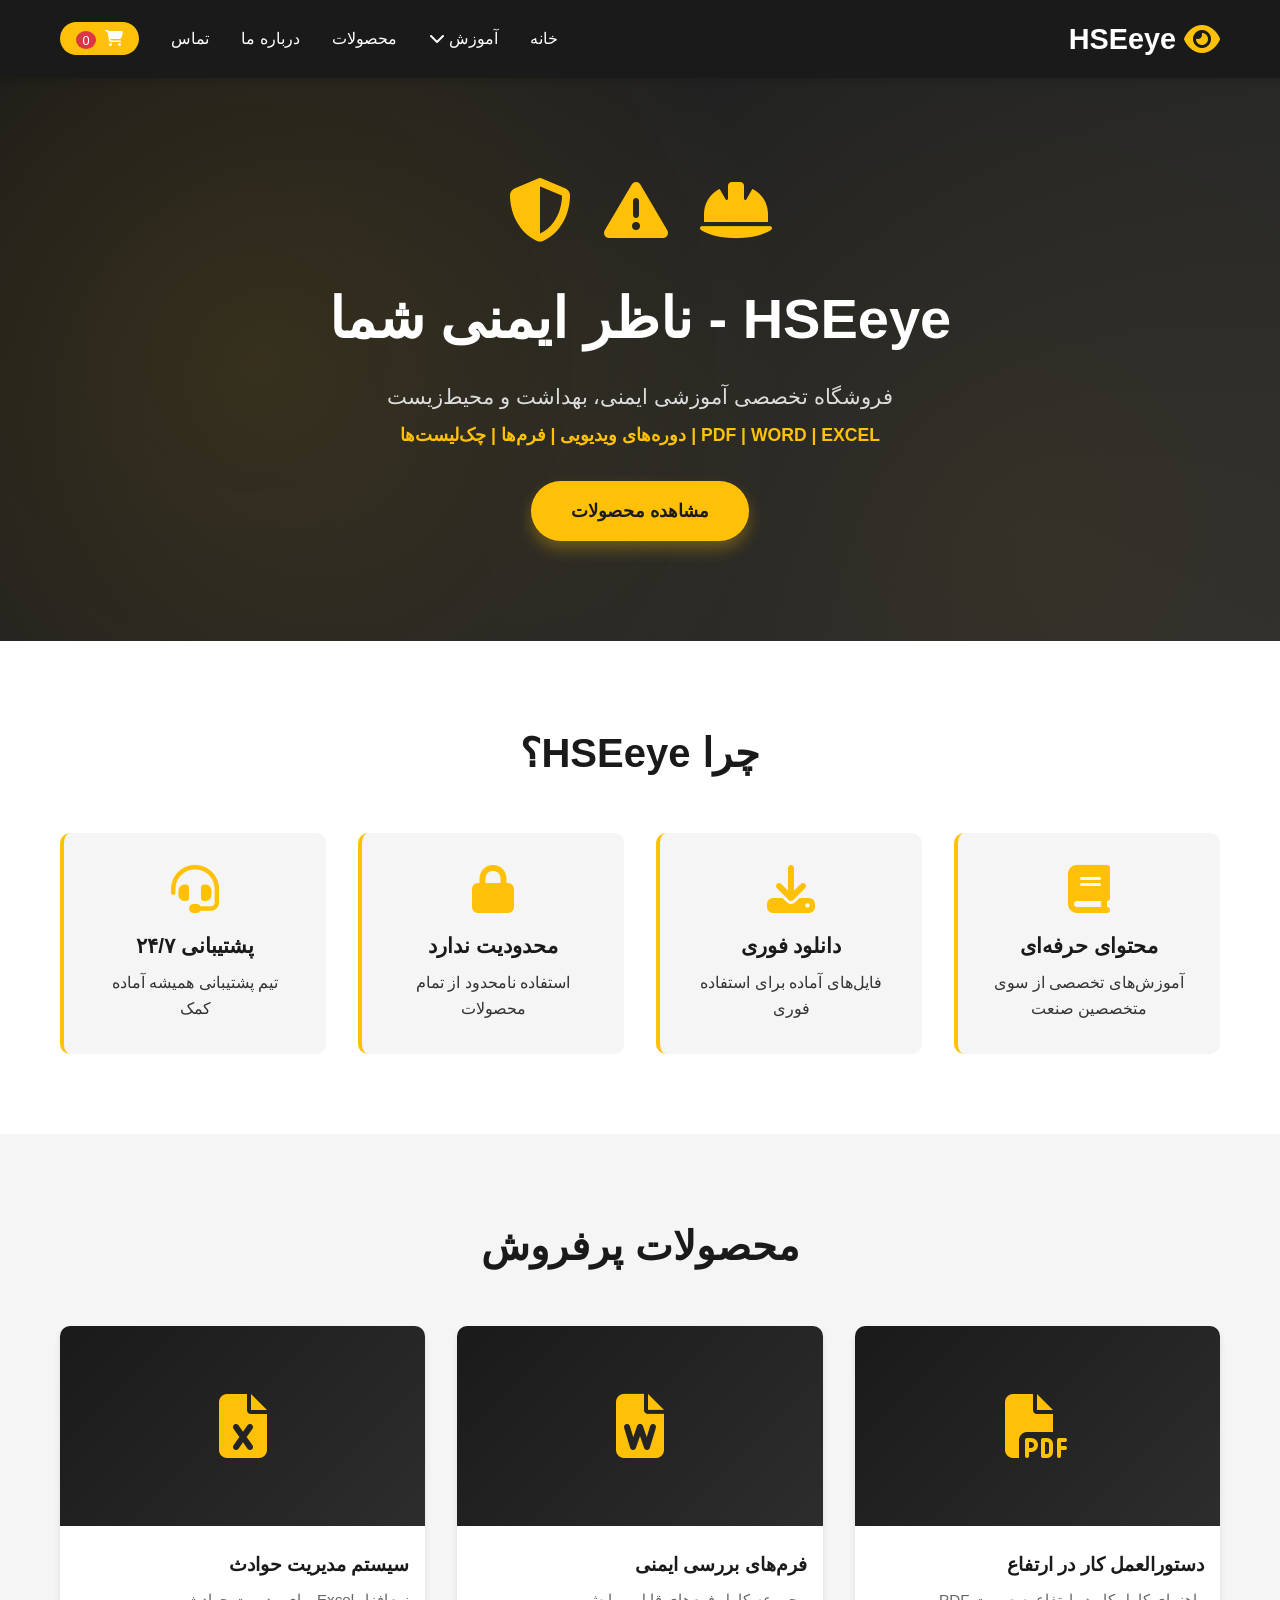
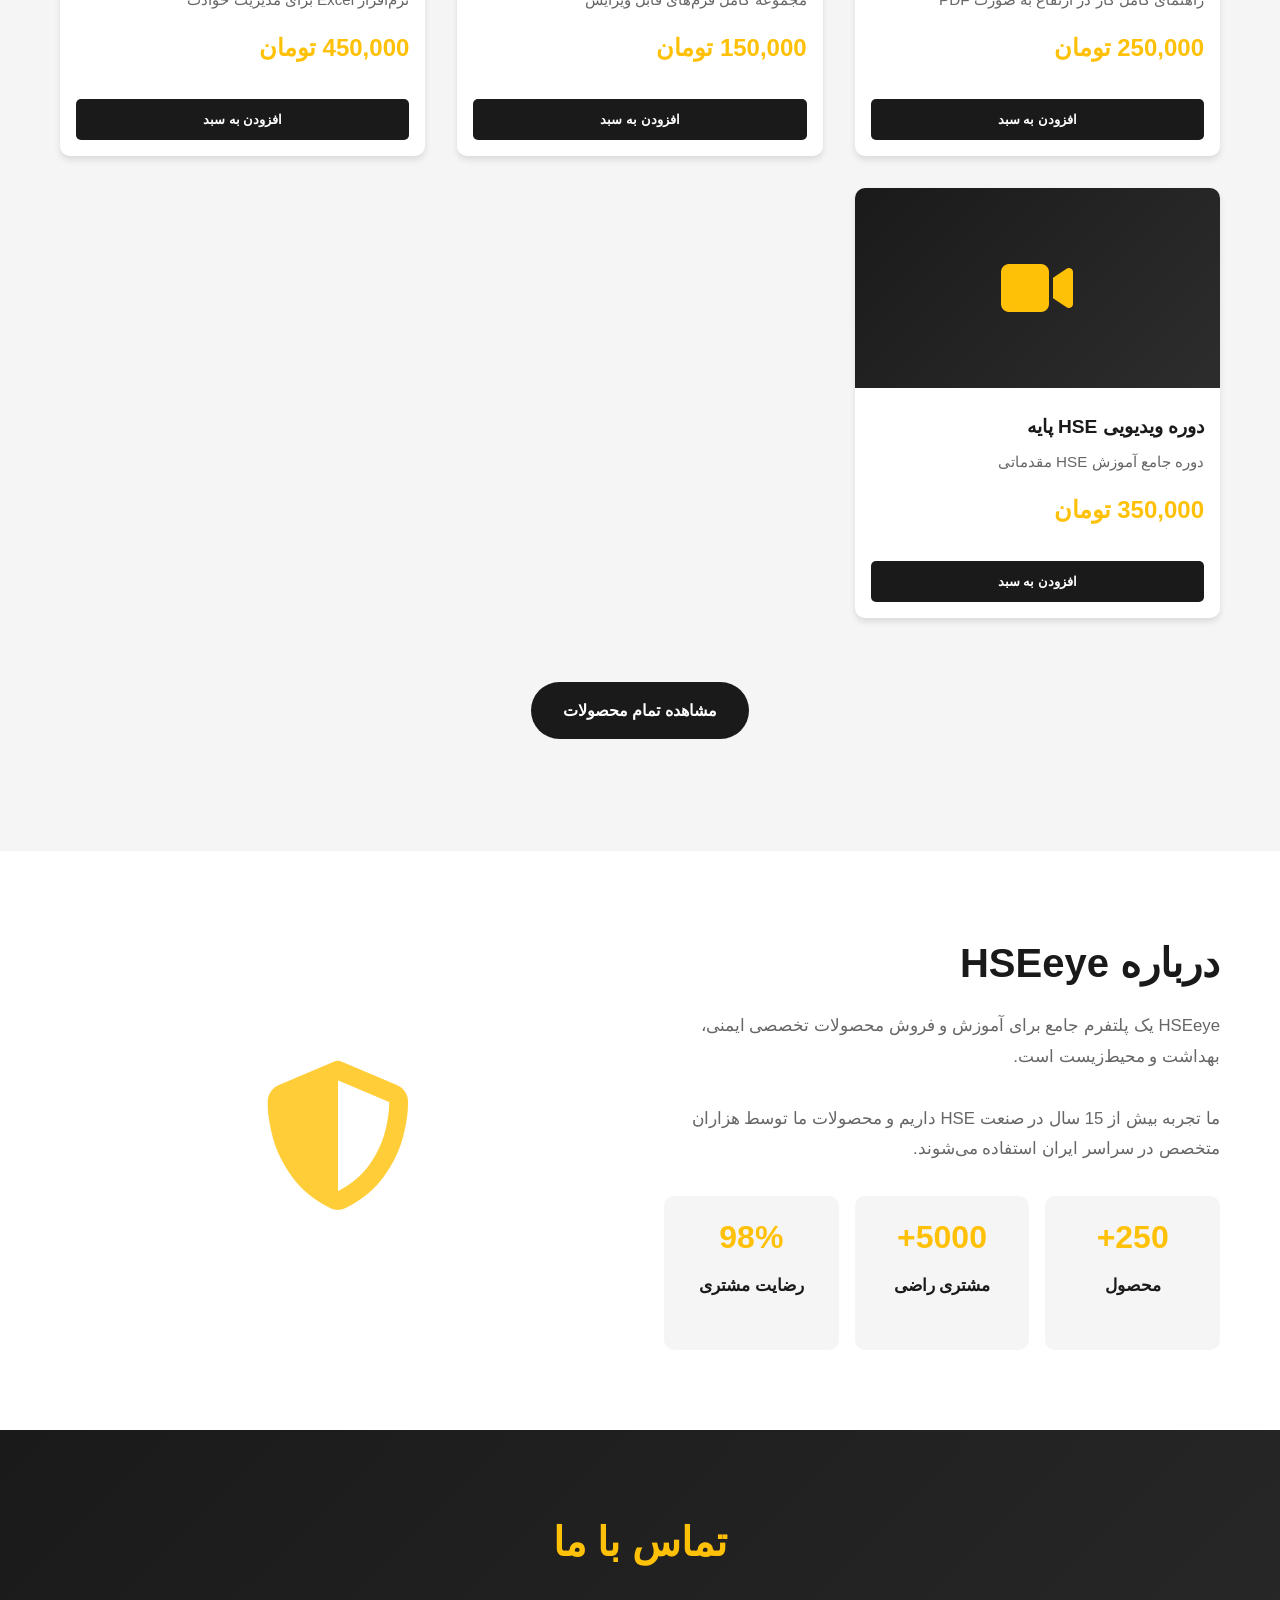
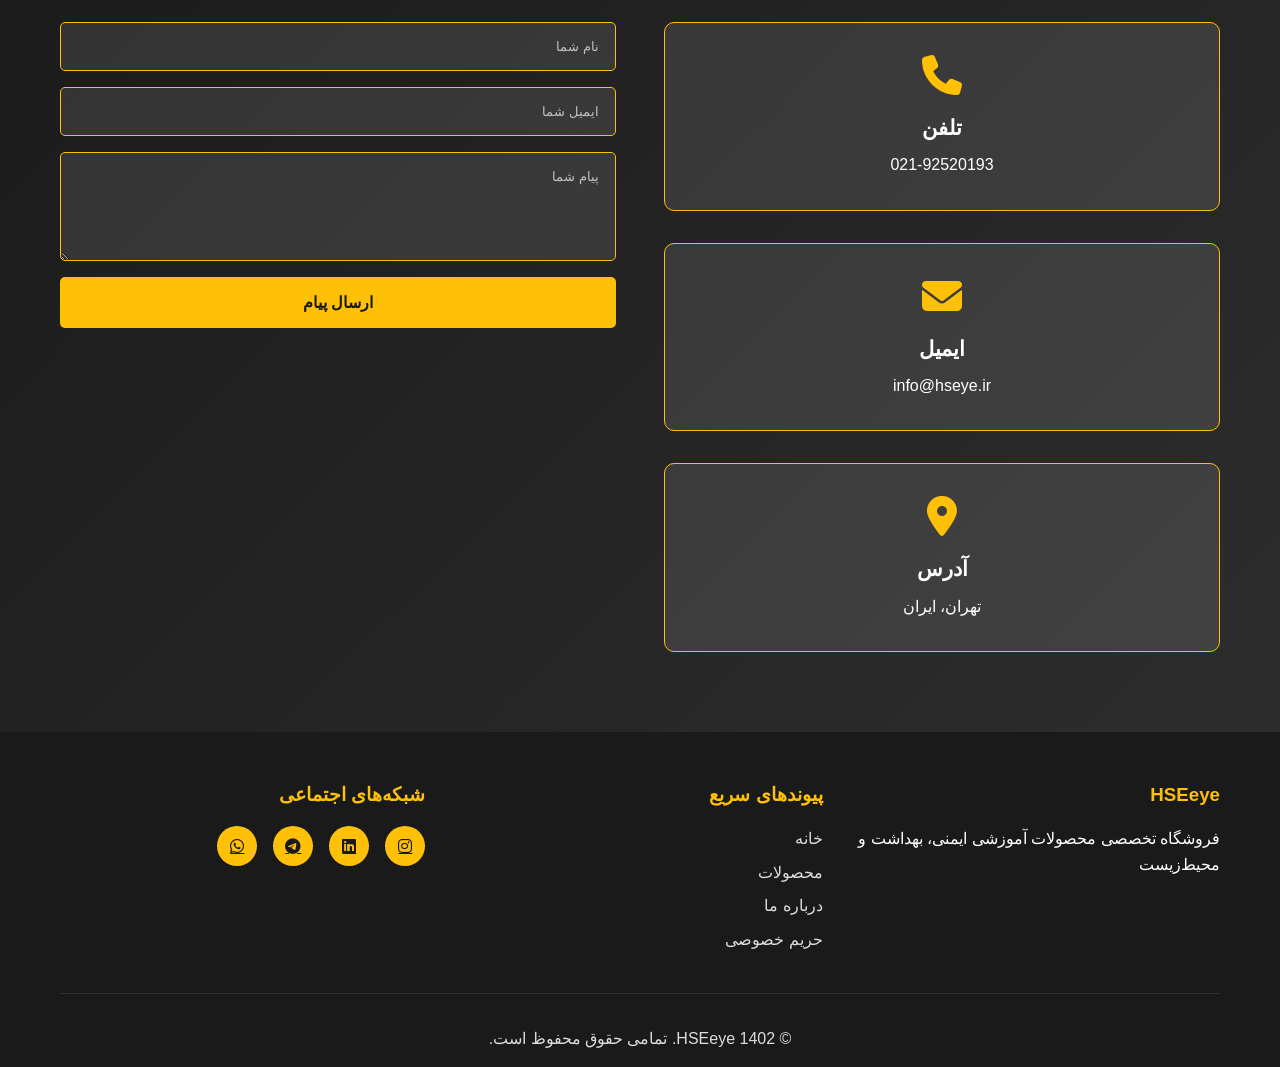
<file: index.html>
<!DOCTYPE html>
<html lang="fa" dir="rtl">
<head>
    <meta charset="UTF-8">
    <meta name="viewport" content="width=device-width, initial-scale=1.0">
    <meta name="description" content="HSEeye - فروشگاه تخصصی آموزشی ایمنی، بهداشت و محیط‌زیست">
    <meta name="keywords" content="HSE, ایمنی, بهداشت, محیط‌زیست, آموزش, فرم, چک‌لیست">
    <title>HSEeye.ir - فروشگاه آموزشی ایمنی، بهداشت و محیط‌زیست</title>
    <link rel="stylesheet" href="css/style.css">
    <link rel="stylesheet" href="https://cdnjs.cloudflare.com/ajax/libs/font-awesome/6.4.0/css/all.min.css">
</head>
<body>
    <!-- Navigation Bar -->
    <nav class="navbar">
        <div class="container">
            <div class="nav-content">
                <div class="logo">
                    <i class="fas fa-eye"></i>
                    <span>HSEeye</span>
                </div>
                <ul class="nav-menu">
                    <li><a href="#home">خانه</a></li>
                    <li class="dropdown">
                        <a href="#">آموزش <i class="fas fa-chevron-down"></i></a>
                        <ul class="dropdown-menu">
                            <li><a href="#">آموزش پایه HSE</a></li>
                            <li><a href="#">ایمنی کارگاهی</a></li>
                            <li><a href="#">کار در ارتفاع</a></li>
                            <li><a href="#">فضای بسته</a></li>
                        </ul>
                    </li>
                    <li><a href="#products">محصولات</a></li>
                    <li><a href="#about">درباره ما</a></li>
                    <li><a href="#contact">تماس</a></li>
                    <li><a href="#cart" class="cart-icon"><i class="fas fa-shopping-cart"></i> <span class="cart-count">0</span></a></li>
                </ul>
                <button class="menu-toggle">
                    <i class="fas fa-bars"></i>
                </button>
            </div>
        </div>
    </nav>

    <!-- Hero Section -->
    <section id="home" class="hero">
        <div class="hero-content">
            <div class="safety-icons">
                <i class="fas fa-hard-hat"></i>
                <i class="fas fa-exclamation-triangle"></i>
                <i class="fas fa-shield-alt"></i>
            </div>
            <h1>HSEeye - ناظر ایمنی شما</h1>
            <p class="hero-subtitle">فروشگاه تخصصی آموزشی ایمنی، بهداشت و محیط‌زیست</p>
            <p class="hero-description">PDF | WORD | EXCEL | دوره‌های ویدیویی | فرم‌ها | چک‌لیست‌ها</p>
            <a href="#products" class="cta-button">مشاهده محصولات</a>
        </div>
    </section>

    <!-- Features Section -->
    <section class="features">
        <div class="container">
            <h2>چرا HSEeye؟</h2>
            <div class="features-grid">
                <div class="feature-card">
                    <i class="fas fa-book"></i>
                    <h3>محتوای حرفه‌ای</h3>
                    <p>آموزش‌های تخصصی از سوی متخصصین صنعت</p>
                </div>
                <div class="feature-card">
                    <i class="fas fa-download"></i>
                    <h3>دانلود فوری</h3>
                    <p>فایل‌های آماده برای استفاده فوری</p>
                </div>
                <div class="feature-card">
                    <i class="fas fa-lock"></i>
                    <h3>محدودیت ندارد</h3>
                    <p>استفاده نامحدود از تمام محصولات</p>
                </div>
                <div class="feature-card">
                    <i class="fas fa-headset"></i>
                    <h3>پشتیبانی ۲۴/۷</h3>
                    <p>تیم پشتیبانی همیشه آماده کمک</p>
                </div>
            </div>
        </div>
    </section>

    <!-- Products Preview Section -->
    <section id="products" class="products-preview">
        <div class="container">
            <h2>محصولات پرفروش</h2>
            <div class="products-grid">
                <div class="product-card">
                    <div class="product-image">
                        <i class="fas fa-file-pdf"></i>
                    </div>
                    <h3>دستورالعمل کار در ارتفاع</h3>
                    <p>راهنمای کامل کار در ارتفاع به صورت PDF</p>
                    <div class="product-price">
                        <span class="price">250,000 تومان</span>
                    </div>
                    <button class="add-to-cart">افزودن به سبد</button>
                </div>

                <div class="product-card">
                    <div class="product-image">
                        <i class="fas fa-file-word"></i>
                    </div>
                    <h3>فرم‌های بررسی ایمنی</h3>
                    <p>مجموعه کامل فرم‌های قابل ویرایش</p>
                    <div class="product-price">
                        <span class="price">150,000 تومان</span>
                    </div>
                    <button class="add-to-cart">افزودن به سبد</button>
                </div>

                <div class="product-card">
                    <div class="product-image">
                        <i class="fas fa-file-excel"></i>
                    </div>
                    <h3>سیستم مدیریت حوادث</h3>
                    <p>نرم‌افزار Excel برای مدیریت حوادث</p>
                    <div class="product-price">
                        <span class="price">450,000 تومان</span>
                    </div>
                    <button class="add-to-cart">افزودن به سبد</button>
                </div>

                <div class="product-card">
                    <div class="product-image">
                        <i class="fas fa-video"></i>
                    </div>
                    <h3>دوره ویدیویی HSE پایه</h3>
                    <p>دوره جامع آموزش HSE مقدماتی</p>
                    <div class="product-price">
                        <span class="price">350,000 تومان</span>
                    </div>
                    <button class="add-to-cart">افزودن به سبد</button>
                </div>
            </div>
            <div class="view-all">
                <a href="pages/shop.html" class="btn-primary">مشاهده تمام محصولات</a>
            </div>
        </div>
    </section>

    <!-- About Section -->
    <section id="about" class="about">
        <div class="container">
            <div class="about-content">
                <div class="about-text">
                    <h2>درباره HSEeye</h2>
                    <p>HSEeye یک پلتفرم جامع برای آموزش و فروش محصولات تخصصی ایمنی، بهداشت و محیط‌زیست است.</p>
                    <p>ما تجربه بیش از 15 سال در صنعت HSE داریم و محصولات ما توسط هزاران متخصص در سراسر ایران استفاده می‌شوند.</p>
                    <div class="about-stats">
                        <div class="stat">
                            <h3>250+</h3>
                            <p>محصول</p>
                        </div>
                        <div class="stat">
                            <h3>5000+</h3>
                            <p>مشتری راضی</p>
                        </div>
                        <div class="stat">
                            <h3>98%</h3>
                            <p>رضایت مشتری</p>
                        </div>
                    </div>
                </div>
                <div class="about-image">
                    <i class="fas fa-shield-alt"></i>
                </div>
            </div>
        </div>
    </section>

    <!-- Contact Section -->
    <section id="contact" class="contact">
        <div class="container">
            <h2>تماس با ما</h2>
            <div class="contact-content">
                <div class="contact-info">
                    <div class="info-card">
                        <i class="fas fa-phone"></i>
                        <h3>تلفن</h3>
                        <p>021-92520193</p>
                    </div>
                    <div class="info-card">
                        <i class="fas fa-envelope"></i>
                        <h3>ایمیل</h3>
                        <p>info@hseye.ir</p>
                    </div>
                    <div class="info-card">
                        <i class="fas fa-map-marker-alt"></i>
                        <h3>آدرس</h3>
                        <p>تهران، ایران</p>
                    </div>
                </div>
                <form class="contact-form">
                    <input type="text" placeholder="نام شما" required>
                    <input type="email" placeholder="ایمیل شما" required>
                    <textarea placeholder="پیام شما" rows="5" required></textarea>
                    <button type="submit" class="submit-btn">ارسال پیام</button>
                </form>
            </div>
        </div>
    </section>

    <!-- Footer -->
    <footer class="footer">
        <div class="container">
            <div class="footer-content">
                <div class="footer-section">
                    <h3>HSEeye</h3>
                    <p>فروشگاه تخصصی محصولات آموزشی ایمنی، بهداشت و محیط‌زیست</p>
                </div>
                <div class="footer-section">
                    <h3>پیوندهای سریع</h3>
                    <ul>
                        <li><a href="#">خانه</a></li>
                        <li><a href="#products">محصولات</a></li>
                        <li><a href="#about">درباره ما</a></li>
                        <li><a href="pages/privacy.html">حریم خصوصی</a></li>
                    </ul>
                </div>
                <div class="footer-section">
                    <h3>شبکه‌های اجتماعی</h3>
                    <div class="social-links">
                        <a href="#" title="Instagram"><i class="fab fa-instagram"></i></a>
                        <a href="#" title="LinkedIn"><i class="fab fa-linkedin"></i></a>
                        <a href="#" title="Telegram"><i class="fab fa-telegram"></i></a>
                        <a href="#" title="WhatsApp"><i class="fab fa-whatsapp"></i></a>
                    </div>
                </div>
            </div>
            <div class="footer-bottom">
                <p>&copy; 1402 HSEeye. تمامی حقوق محفوظ است.</p>
            </div>
        </div>
    </footer>

    <script src="js/script.js"></script>
</body>
</html>
</file>
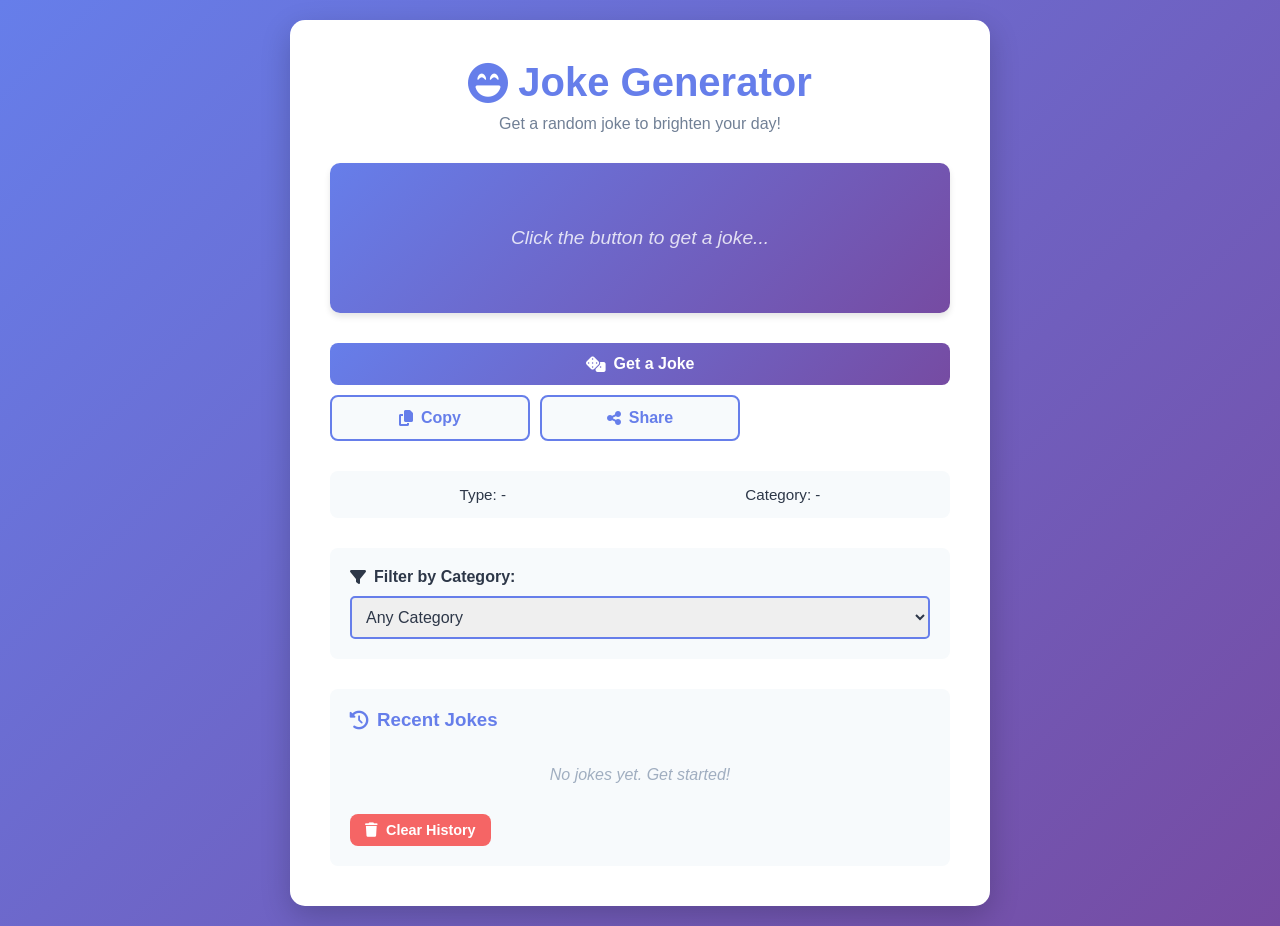
<file: pages/jokes.html>
<!DOCTYPE html>
<html lang="en" dir="ltr">
<head>
    <meta charset="UTF-8">
    <meta name="viewport" content="width=device-width, initial-scale=1.0">
    <title>Random Joke Generator</title>
    <link rel="stylesheet" href="../css/jokes.css">
    <link rel="stylesheet" href="https://cdnjs.cloudflare.com/ajax/libs/font-awesome/6.4.0/css/all.min.css">
</head>
<body>
    <div class="container">
        <div class="joke-generator">
            <div class="header">
                <h1><i class="fas fa-laugh-beam"></i> Joke Generator</h1>
                <p>Get a random joke to brighten your day!</p>
            </div>

            <div class="joke-display">
                <div class="joke-box" id="jokeBox">
                    <p class="loading">Click the button to get a joke...</p>
                </div>
            </div>

            <div class="button-group">
                <button class="btn btn-primary" id="getJokeBtn">
                    <i class="fas fa-dice"></i> Get a Joke
                </button>
                <button class="btn btn-secondary" id="copyBtn">
                    <i class="fas fa-copy"></i> Copy
                </button>
                <button class="btn btn-secondary" id="shareBtn">
                    <i class="fas fa-share-alt"></i> Share
                </button>
            </div>

            <div class="joke-info">
                <p id="jokeType" class="info-text">Type: -</p>
                <p id="jokeCategory" class="info-text">Category: -</p>
            </div>

            <div class="filters">
                <label for="categorySelect">
                    <i class="fas fa-filter"></i> Filter by Category:
                </label>
                <select id="categorySelect" class="select-category">
                    <option value="any">Any Category</option>
                    <option value="programming">Programming</option>
                    <option value="knock-knock">Knock Knock</option>
                    <option value="general">General</option>
                </select>
            </div>

            <div class="joke-history">
                <h3><i class="fas fa-history"></i> Recent Jokes</h3>
                <div class="history-list" id="historyList">
                    <p class="empty-message">No jokes yet. Get started!</p>
                </div>
                <button class="btn btn-small" id="clearHistoryBtn">
                    <i class="fas fa-trash"></i> Clear History
                </button>
            </div>
        </div>
    </div>

    <script src="../js/jokes.js"></script>
</body>
</html>
</file>
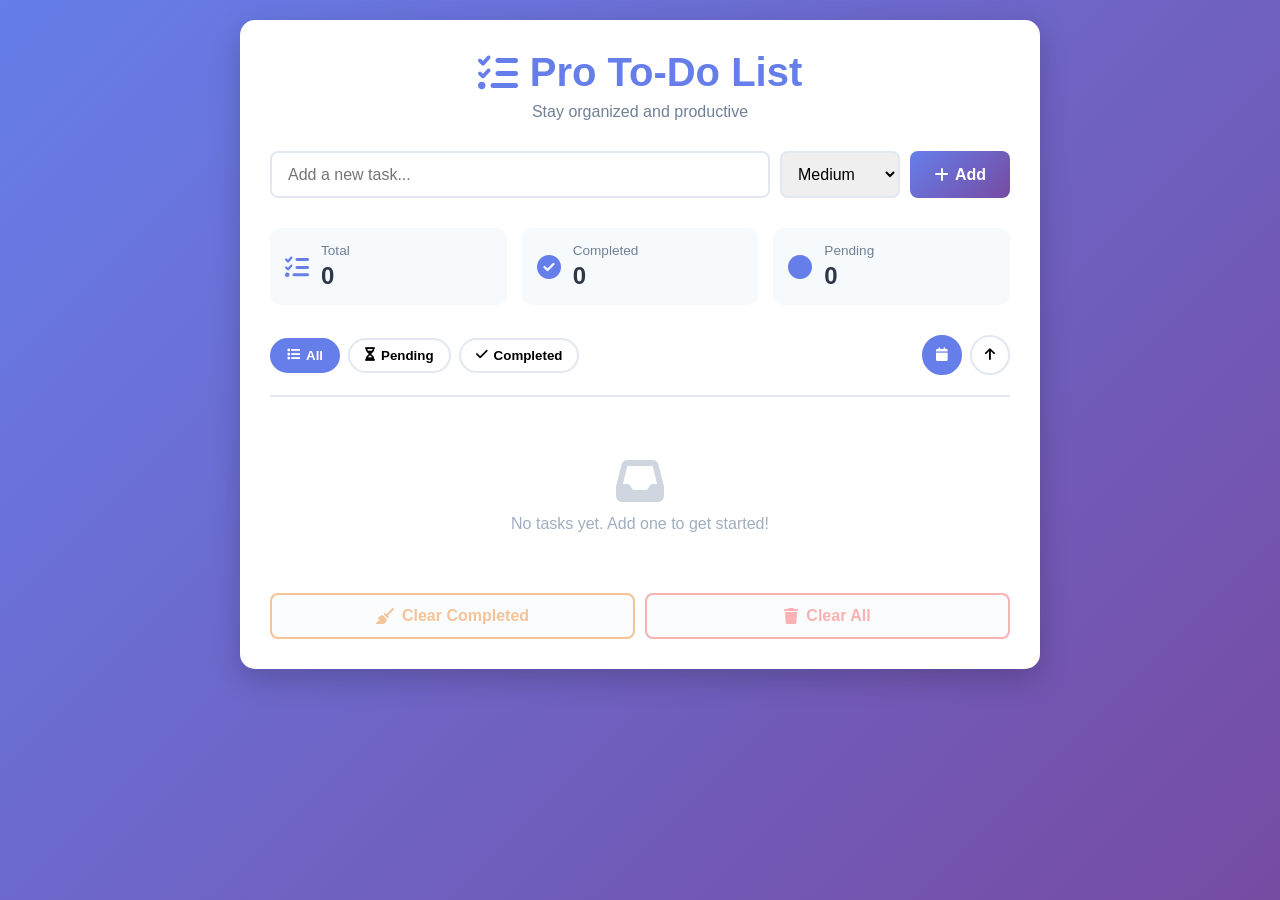
<file: pages/todo.html>
<!DOCTYPE html>
<html lang="en" dir="ltr">
<head>
    <meta charset="UTF-8">
    <meta name="viewport" content="width=device-width, initial-scale=1.0">
    <title>Pro To-Do List App</title>
    <link rel="stylesheet" href="../css/todo.css">
    <link rel="stylesheet" href="https://cdnjs.cloudflare.com/ajax/libs/font-awesome/6.4.0/css/all.min.css">
</head>
<body>
    <div class="container">
        <div class="todo-app">
            <!-- Header -->
            <div class="header">
                <h1><i class="fas fa-tasks"></i> Pro To-Do List</h1>
                <p>Stay organized and productive</p>
            </div>

            <!-- Input Section -->
            <div class="input-section">
                <div class="input-group">
                    <input 
                        type="text" 
                        id="todoInput" 
                        class="todo-input" 
                        placeholder="Add a new task..."
                        autocomplete="off"
                    >
                    <select id="prioritySelect" class="priority-select">
                        <option value="low">Low</option>
                        <option value="medium" selected>Medium</option>
                        <option value="high">High</option>
                    </select>
                    <button id="addBtn" class="btn-add">
                        <i class="fas fa-plus"></i> Add
                    </button>
                </div>
            </div>

            <!-- Stats Section -->
            <div class="stats">
                <div class="stat-card">
                    <i class="fas fa-list-check"></i>
                    <div>
                        <p class="stat-label">Total</p>
                        <p class="stat-value" id="totalTasks">0</p>
                    </div>
                </div>
                <div class="stat-card">
                    <i class="fas fa-check-circle"></i>
                    <div>
                        <p class="stat-label">Completed</p>
                        <p class="stat-value" id="completedTasks">0</p>
                    </div>
                </div>
                <div class="stat-card">
                    <i class="fas fa-circle"></i>
                    <div>
                        <p class="stat-label">Pending</p>
                        <p class="stat-value" id="pendingTasks">0</p>
                    </div>
                </div>
            </div>

            <!-- Filter Section -->
            <div class="filter-section">
                <div class="filter-buttons">
                    <button class="filter-btn active" data-filter="all">
                        <i class="fas fa-list"></i> All
                    </button>
                    <button class="filter-btn" data-filter="pending">
                        <i class="fas fa-hourglass-half"></i> Pending
                    </button>
                    <button class="filter-btn" data-filter="completed">
                        <i class="fas fa-check"></i> Completed
                    </button>
                </div>
                <div class="sort-buttons">
                    <button class="sort-btn" id="sortByDateBtn" title="Sort by Date">
                        <i class="fas fa-calendar"></i>
                    </button>
                    <button class="sort-btn" id="sortByPriorityBtn" title="Sort by Priority">
                        <i class="fas fa-arrow-up"></i>
                    </button>
                </div>
            </div>

            <!-- Tasks List -->
            <div class="tasks-container">
                <div class="tasks-list" id="tasksList">
                    <div class="empty-state">
                        <i class="fas fa-inbox"></i>
                        <p>No tasks yet. Add one to get started!</p>
                    </div>
                </div>
            </div>

            <!-- Action Buttons -->
            <div class="action-buttons">
                <button class="btn-action btn-clear-completed" id="clearCompletedBtn">
                    <i class="fas fa-broom"></i> Clear Completed
                </button>
                <button class="btn-action btn-clear-all" id="clearAllBtn">
                    <i class="fas fa-trash"></i> Clear All
                </button>
            </div>
        </div>
    </div>

    <script src="../js/todo.js"></script>
</body>
</html>
</file>
<file: css/style.css>
:root {
    --primary-color: #1a1a1a;
    --secondary-color: #ffc107;
    --text-color: #333;
    --light-bg: #f5f5f5;
    --white: #ffffff;
    --danger: #dc3545;
    --success: #28a745;
    --shadow: 0 4px 6px rgba(0, 0, 0, 0.1);
    --shadow-lg: 0 10px 30px rgba(0, 0, 0, 0.2);
}

* {
    margin: 0;
    padding: 0;
    box-sizing: border-box;
}

body {
    font-family: 'Segoe UI', Tahoma, Geneva, Verdana, sans-serif;
    line-height: 1.6;
    color: var(--text-color);
    background-color: var(--light-bg);
}

.container {
    max-width: 1200px;
    margin: 0 auto;
    padding: 0 20px;
}

/* Navigation Bar */
.navbar {
    background-color: var(--primary-color);
    color: var(--white);
    padding: 1rem 0;
    position: sticky;
    top: 0;
    z-index: 100;
    box-shadow: var(--shadow);
}

.nav-content {
    display: flex;
    justify-content: space-between;
    align-items: center;
}

.logo {
    font-size: 1.8rem;
    font-weight: bold;
    display: flex;
    align-items: center;
    gap: 0.5rem;
}

.logo i {
    color: var(--secondary-color);
    font-size: 2rem;
}

.nav-menu {
    display: flex;
    list-style: none;
    gap: 2rem;
}

.nav-menu a {
    color: var(--white);
    text-decoration: none;
    transition: color 0.3s ease;
    font-weight: 500;
}

.nav-menu a:hover {
    color: var(--secondary-color);
}

/* Dropdown Menu */
.dropdown {
    position: relative;
}

.dropdown-menu {
    display: none;
    position: absolute;
    top: 100%;
    right: 0;
    background-color: var(--primary-color);
    list-style: none;
    padding: 0.5rem 0;
    border-radius: 5px;
    box-shadow: var(--shadow-lg);
    min-width: 200px;
}

.dropdown:hover .dropdown-menu {
    display: block;
}

.dropdown-menu li {
    padding: 0;
}

.dropdown-menu a {
    display: block;
    padding: 0.5rem 1rem;
    border-bottom: 1px solid rgba(255,255,255,0.1);
}

.dropdown-menu a:last-child {
    border-bottom: none;
}

.cart-icon {
    background-color: var(--secondary-color);
    color: var(--primary-color);
    padding: 0.5rem 1rem;
    border-radius: 20px;
    transition: all 0.3s ease;
    position: relative;
}

.cart-icon:hover {
    background-color: #ffb300;
    transform: scale(1.05);
}

.cart-count {
    background-color: var(--danger);
    color: var(--white);
    border-radius: 50%;
    padding: 0.1rem 0.4rem;
    font-size: 0.8rem;
    margin-right: 0.3rem;
}

.menu-toggle {
    display: none;
    background: none;
    border: none;
    color: var(--white);
    font-size: 1.5rem;
    cursor: pointer;
}

/* Hero Section */
.hero {
    background: linear-gradient(135deg, #1a1a1a 0%, #2d2d2d 100%);
    color: var(--white);
    padding: 100px 20px;
    text-align: center;
    position: relative;
    overflow: hidden;
}

.hero::before {
    content: '';
    position: absolute;
    top: 0;
    left: 0;
    right: 0;
    bottom: 0;
    background-image: 
        radial-gradient(circle at 20% 50%, rgba(255, 193, 7, 0.1) 0%, transparent 50%),
        radial-gradient(circle at 80% 80%, rgba(255, 193, 7, 0.05) 0%, transparent 50%);
}

.hero-content {
    position: relative;
    z-index: 2;
    animation: fadeInDown 0.8s ease;
}

.safety-icons {
    font-size: 4rem;
    display: flex;
    justify-content: center;
    gap: 2rem;
    margin-bottom: 2rem;
}

.safety-icons i {
    color: var(--secondary-color);
    animation: bounce 2s infinite;
}

.hero h1 {
    font-size: 3.5rem;
    margin-bottom: 1rem;
    font-weight: 700;
}

.hero-subtitle {
    font-size: 1.3rem;
    margin-bottom: 0.5rem;
    color: #ddd;
}

.hero-description {
    font-size: 1.1rem;
    color: var(--secondary-color);
    margin-bottom: 2rem;
    font-weight: 600;
}

.cta-button {
    display: inline-block;
    background-color: var(--secondary-color);
    color: var(--primary-color);
    padding: 1rem 2.5rem;
    border-radius: 50px;
    text-decoration: none;
    font-weight: 600;
    font-size: 1.1rem;
    transition: all 0.3s ease;
    box-shadow: 0 8px 15px rgba(255, 193, 7, 0.3);
}

.cta-button:hover {
    background-color: #ffb300;
    transform: translateY(-3px);
    box-shadow: 0 12px 25px rgba(255, 193, 7, 0.4);
}

/* Features Section */
.features {
    background-color: var(--white);
    padding: 80px 20px;
}

.features h2 {
    text-align: center;
    font-size: 2.5rem;
    margin-bottom: 3rem;
    color: var(--primary-color);
}

.features-grid {
    display: grid;
    grid-template-columns: repeat(auto-fit, minmax(250px, 1fr));
    gap: 2rem;
}

.feature-card {
    text-align: center;
    padding: 2rem;
    background: var(--light-bg);
    border-radius: 10px;
    transition: all 0.3s ease;
    border-left: 4px solid var(--secondary-color);
}

.feature-card:hover {
    transform: translateY(-5px);
    box-shadow: var(--shadow-lg);
    background-color: var(--white);
}

.feature-card i {
    font-size: 3rem;
    color: var(--secondary-color);
    margin-bottom: 1rem;
}

.feature-card h3 {
    font-size: 1.3rem;
    margin-bottom: 0.5rem;
    color: var(--primary-color);
}

/* Products Preview Section */
.products-preview {
    background-color: var(--light-bg);
    padding: 80px 20px;
}

.products-preview h2 {
    text-align: center;
    font-size: 2.5rem;
    margin-bottom: 3rem;
    color: var(--primary-color);
}

.products-grid {
    display: grid;
    grid-template-columns: repeat(auto-fill, minmax(280px, 1fr));
    gap: 2rem;
    margin-bottom: 2rem;
}

.product-card {
    background-color: var(--white);
    border-radius: 10px;
    overflow: hidden;
    box-shadow: var(--shadow);
    transition: all 0.3s ease;
}

.product-card:hover {
    transform: translateY(-10px);
    box-shadow: var(--shadow-lg);
}

.product-image {
    background: linear-gradient(135deg, #1a1a1a 0%, #2d2d2d 100%);
    height: 200px;
    display: flex;
    align-items: center;
    justify-content: center;
    font-size: 4rem;
    color: var(--secondary-color);
    position: relative;
}

.product-card h3 {
    padding: 1.5rem 1rem 0.5rem;
    font-size: 1.2rem;
    color: var(--primary-color);
}

.product-card p {
    padding: 0 1rem;
    color: #666;
    font-size: 0.95rem;
}

.product-price {
    padding: 1rem;
    display: flex;
    align-items: center;
}

.price {
    font-size: 1.5rem;
    font-weight: 700;
    color: var(--secondary-color);
}

.add-to-cart {
    background-color: var(--primary-color);
    color: var(--white);
    border: none;
    padding: 0.8rem 1.5rem;
    margin: 1rem;
    border-radius: 5px;
    cursor: pointer;
    transition: all 0.3s ease;
    font-weight: 600;
    width: calc(100% - 2rem);
}

.add-to-cart:hover {
    background-color: var(--secondary-color);
    color: var(--primary-color);
    transform: scale(1.05);
}

.view-all {
    text-align: center;
    padding: 2rem;
}

.btn-primary {
    display: inline-block;
    background-color: var(--primary-color);
    color: var(--white);
    padding: 1rem 2rem;
    border-radius: 50px;
    text-decoration: none;
    font-weight: 600;
    transition: all 0.3s ease;
}

.btn-primary:hover {
    background-color: var(--secondary-color);
    color: var(--primary-color);
}

/* About Section */
.about {
    background-color: var(--white);
    padding: 80px 20px;
}

.about-content {
    display: grid;
    grid-template-columns: 1fr 1fr;
    gap: 3rem;
    align-items: center;
}

.about-text h2 {
    font-size: 2.5rem;
    margin-bottom: 1rem;
    color: var(--primary-color);
}

.about-text p {
    font-size: 1.05rem;
    color: #666;
    margin-bottom: 2rem;
    line-height: 1.8;
}

.about-stats {
    display: grid;
    grid-template-columns: repeat(3, 1fr);
    gap: 1rem;
}

.stat {
    text-align: center;
    padding: 1rem;
    background-color: var(--light-bg);
    border-radius: 10px;
}

.stat h3 {
    font-size: 2rem;
    color: var(--secondary-color);
    margin-bottom: 0.5rem;
}

.stat p {
    color: var(--primary-color);
    font-weight: 600;
}

.about-image {
    text-align: center;
    font-size: 150px;
    color: var(--secondary-color);
    opacity: 0.8;
}

/* Contact Section */
.contact {
    background: linear-gradient(135deg, #1a1a1a 0%, #2d2d2d 100%);
    color: var(--white);
    padding: 80px 20px;
}

.contact h2 {
    text-align: center;
    font-size: 2.5rem;
    margin-bottom: 3rem;
    color: var(--secondary-color);
}

.contact-content {
    display: grid;
    grid-template-columns: 1fr 1fr;
    gap: 3rem;
}

.contact-info {
    display: grid;
    grid-template-columns: 1fr;
    gap: 2rem;
}

.info-card {
    text-align: center;
    padding: 2rem;
    background-color: rgba(255, 255, 255, 0.1);
    border-radius: 10px;
    border: 1px solid var(--secondary-color);
    transition: all 0.3s ease;
}

.info-card:hover {
    background-color: rgba(255, 193, 7, 0.1);
    transform: translateY(-5px);
}

.info-card i {
    font-size: 2.5rem;
    color: var(--secondary-color);
    margin-bottom: 1rem;
}

.info-card h3 {
    margin-bottom: 0.5rem;
    font-size: 1.3rem;
}

.contact-form {
    display: flex;
    flex-direction: column;
    gap: 1rem;
}

.contact-form input,
.contact-form textarea {
    padding: 1rem;
    border: 1px solid var(--secondary-color);
    background-color: rgba(255, 255, 255, 0.1);
    color: var(--white);
    border-radius: 5px;
    font-family: inherit;
    transition: all 0.3s ease;
}

.contact-form input::placeholder,
.contact-form textarea::placeholder {
    color: rgba(255, 255, 255, 0.7);
}

.contact-form input:focus,
.contact-form textarea:focus {
    outline: none;
    background-color: rgba(255, 193, 7, 0.1);
    border-color: #ffb300;
}

.submit-btn {
    background-color: var(--secondary-color);
    color: var(--primary-color);
    padding: 1rem;
    border: none;
    border-radius: 5px;
    font-weight: 600;
    cursor: pointer;
    transition: all 0.3s ease;
    font-size: 1rem;
}

.submit-btn:hover {
    background-color: #ffb300;
    transform: translateY(-2px);
    box-shadow: 0 8px 15px rgba(255, 193, 7, 0.3);
}

/* Footer */
.footer {
    background-color: var(--primary-color);
    color: var(--white);
    padding: 3rem 20px 1rem;
}

.footer-content {
    display: grid;
    grid-template-columns: repeat(auto-fit, minmax(250px, 1fr));
    gap: 2rem;
    margin-bottom: 2rem;
}

.footer-section h3 {
    color: var(--secondary-color);
    margin-bottom: 1rem;
}

.footer-section ul {
    list-style: none;
}

.footer-section ul li {
    margin-bottom: 0.5rem;
}

.footer-section ul a {
    color: #ddd;
    text-decoration: none;
    transition: color 0.3s ease;
}

.footer-section ul a:hover {
    color: var(--secondary-color);
}

.social-links {
    display: flex;
    gap: 1rem;
}

.social-links a {
    display: inline-flex;
    align-items: center;
    justify-content: center;
    width: 40px;
    height: 40px;
    background-color: var(--secondary-color);
    color: var(--primary-color);
    border-radius: 50%;
    transition: all 0.3s ease;
}

.social-links a:hover {
    background-color: #ffb300;
    transform: scale(1.2);
}

.footer-bottom {
    text-align: center;
    padding-top: 2rem;
    border-top: 1px solid rgba(255, 255, 255, 0.1);
    color: #ddd;
}

/* Animations */
@keyframes fadeInDown {
    from {
        opacity: 0;
        transform: translateY(-30px);
    }
    to {
        opacity: 1;
        transform: translateY(0);
    }
}

@keyframes bounce {
    0%, 100% {
        transform: translateY(0);
    }
    50% {
        transform: translateY(-10px);
    }
}

/* Responsive Design */
@media (max-width: 768px) {
    .menu-toggle {
        display: block;
    }

    .nav-menu {
        display: none;
        flex-direction: column;
        gap: 1rem;
    }

    .nav-menu.active {
        display: flex;
    }

    .hero h1 {
        font-size: 2.5rem;
    }

    .hero-subtitle {
        font-size: 1rem;
    }

    .safety-icons {
        font-size: 2.5rem;
        gap: 1rem;
    }

    .about-content,
    .contact-content {
        grid-template-columns: 1fr;
    }

    .about-stats {
        grid-template-columns: 1fr;
    }

    .products-grid {
        grid-template-columns: repeat(auto-fill, minmax(200px, 1fr));
    }

    .cta-button {
        padding: 0.8rem 2rem;
        font-size: 1rem;
    }
}

@media (max-width: 480px) {
    .hero h1 {
        font-size: 2rem;
    }

    .hero-subtitle {
        font-size: 0.9rem;
    }

    .features h2,
    .products-preview h2,
    .about-text h2,
    .contact h2 {
        font-size: 1.8rem;
    }

    .products-grid {
        grid-template-columns: 1fr;
    }

    .nav-menu {
        gap: 0.5rem;
    }
}
</file>
<file: css/jokes.css>
:root {
    --primary-color: #667eea;
    --secondary-color: #764ba2;
    --success-color: #48bb78;
    --danger-color: #f56565;
    --text-color: #2d3748;
    --light-bg: #f7fafc;
    --white: #ffffff;
    --shadow: 0 4px 6px rgba(0, 0, 0, 0.1);
    --shadow-lg: 0 10px 30px rgba(0, 0, 0, 0.2);
}

* {
    margin: 0;
    padding: 0;
    box-sizing: border-box;
}

body {
    font-family: 'Segoe UI', Tahoma, Geneva, Verdana, sans-serif;
    background: linear-gradient(135deg, #667eea 0%, #764ba2 100%);
    min-height: 100vh;
    display: flex;
    align-items: center;
    justify-content: center;
    padding: 20px;
}

.container {
    width: 100%;
    max-width: 700px;
}

.joke-generator {
    background: var(--white);
    border-radius: 15px;
    box-shadow: var(--shadow-lg);
    padding: 40px;
    animation: slideIn 0.5s ease;
}

.header {
    text-align: center;
    margin-bottom: 30px;
}

.header h1 {
    font-size: 2.5rem;
    color: var(--primary-color);
    margin-bottom: 10px;
    display: flex;
    align-items: center;
    justify-content: center;
    gap: 10px;
}

.header p {
    color: #718096;
    font-size: 1rem;
}

.joke-display {
    margin-bottom: 30px;
}

.joke-box {
    background: linear-gradient(135deg, #667eea 0%, #764ba2 100%);
    color: var(--white);
    padding: 30px;
    border-radius: 10px;
    min-height: 150px;
    display: flex;
    align-items: center;
    justify-content: center;
    font-size: 1.2rem;
    line-height: 1.8;
    text-align: center;
    box-shadow: var(--shadow);
    animation: fadeIn 0.5s ease;
}

.loading {
    color: rgba(255, 255, 255, 0.8);
    font-style: italic;
}

.button-group {
    display: grid;
    grid-template-columns: 1fr 1fr 1fr;
    gap: 10px;
    margin-bottom: 30px;
}

.btn {
    padding: 12px 20px;
    border: none;
    border-radius: 8px;
    font-size: 1rem;
    font-weight: 600;
    cursor: pointer;
    transition: all 0.3s ease;
    display: flex;
    align-items: center;
    justify-content: center;
    gap: 8px;
}

.btn-primary {
    background: linear-gradient(135deg, #667eea 0%, #764ba2 100%);
    color: var(--white);
    grid-column: 1 / -1;
}

.btn-primary:hover {
    transform: translateY(-3px);
    box-shadow: 0 8px 15px rgba(102, 126, 234, 0.4);
}

.btn-primary:active {
    transform: translateY(-1px);
}

.btn-primary.loading {
    opacity: 0.7;
    pointer-events: none;
}

.btn-secondary {
    background: var(--light-bg);
    color: var(--primary-color);
    border: 2px solid var(--primary-color);
}

.btn-secondary:hover {
    background: var(--primary-color);
    color: var(--white);
}

.btn-small {
    background: var(--danger-color);
    color: var(--white);
    padding: 8px 15px;
    font-size: 0.9rem;
    margin-top: 10px;
}

.btn-small:hover {
    opacity: 0.9;
}

.joke-info {
    background: var(--light-bg);
    padding: 15px;
    border-radius: 8px;
    margin-bottom: 30px;
    display: flex;
    justify-content: space-around;
    flex-wrap: wrap;
    gap: 10px;
}

.info-text {
    color: var(--text-color);
    font-size: 0.95rem;
    font-weight: 500;
}

.filters {
    margin-bottom: 30px;
    padding: 20px;
    background: var(--light-bg);
    border-radius: 8px;
}

.filters label {
    display: block;
    margin-bottom: 10px;
    color: var(--text-color);
    font-weight: 600;
    display: flex;
    align-items: center;
    gap: 8px;
}

.select-category {
    width: 100%;
    padding: 10px;
    border: 2px solid var(--primary-color);
    border-radius: 5px;
    font-size: 1rem;
    color: var(--text-color);
    cursor: pointer;
    transition: all 0.3s ease;
}

.select-category:hover {
    box-shadow: 0 4px 12px rgba(102, 126, 234, 0.3);
}

.select-category:focus {
    outline: none;
    box-shadow: 0 4px 12px rgba(102, 126, 234, 0.3);
}

.joke-history {
    background: var(--light-bg);
    padding: 20px;
    border-radius: 8px;
}

.joke-history h3 {
    color: var(--primary-color);
    margin-bottom: 15px;
    display: flex;
    align-items: center;
    gap: 8px;
}

.history-list {
    max-height: 200px;
    overflow-y: auto;
    margin-bottom: 10px;
}

.history-item {
    background: var(--white);
    padding: 10px;
    margin-bottom: 8px;
    border-left: 4px solid var(--primary-color);
    border-radius: 5px;
    font-size: 0.9rem;
    color: var(--text-color);
    cursor: pointer;
    transition: all 0.3s ease;
}

.history-item:hover {
    transform: translateX(5px);
    box-shadow: var(--shadow);
}

.empty-message {
    text-align: center;
    color: #a0aec0;
    padding: 20px;
    font-style: italic;
}

.notification {
    position: fixed;
    top: 20px;
    right: 20px;
    background: var(--success-color);
    color: var(--white);
    padding: 15px 20px;
    border-radius: 8px;
    box-shadow: var(--shadow-lg);
    z-index: 1000;
    animation: slideInRight 0.3s ease;
}

.notification.error {
    background: var(--danger-color);
}

@keyframes slideIn {
    from {
        opacity: 0;
        transform: translateY(20px);
    }
    to {
        opacity: 1;
        transform: translateY(0);
    }
}

@keyframes fadeIn {
    from {
        opacity: 0;
    }
    to {
        opacity: 1;
    }
}

@keyframes slideInRight {
    from {
        opacity: 0;
        transform: translateX(100px);
    }
    to {
        opacity: 1;
        transform: translateX(0);
    }
}

@media (max-width: 600px) {
    .joke-generator {
        padding: 20px;
    }

    .header h1 {
        font-size: 2rem;
    }

    .button-group {
        grid-template-columns: 1fr;
    }

    .btn-primary {
        grid-column: 1;
    }

    .joke-info {
        flex-direction: column;
    }

    .joke-box {
        min-height: 120px;
        font-size: 1rem;
        padding: 20px;
    }
}

.history-list::-webkit-scrollbar {
    width: 6px;
}

.history-list::-webkit-scrollbar-track {
    background: var(--light-bg);
    border-radius: 10px;
}

.history-list::-webkit-scrollbar-thumb {
    background: var(--primary-color);
    border-radius: 10px;
}

.history-list::-webkit-scrollbar-thumb:hover {
    background: var(--secondary-color);
}
</file>
<file: css/todo.css>
:root {
    --primary-color: #667eea;
    --secondary-color: #764ba2;
    --success-color: #48bb78;
    --danger-color: #f56565;
    --warning-color: #ed8936;
    --text-color: #2d3748;
    --light-bg: #f7fafc;
    --white: #ffffff;
    --border-color: #e2e8f0;
    --shadow: 0 4px 6px rgba(0, 0, 0, 0.1);
    --shadow-lg: 0 10px 30px rgba(0, 0, 0, 0.2);
    --high-priority: #f56565;
    --medium-priority: #ed8936;
    --low-priority: #48bb78;
}

* {
    margin: 0;
    padding: 0;
    box-sizing: border-box;
}

body {
    font-family: 'Segoe UI', Tahoma, Geneva, Verdana, sans-serif;
    background: linear-gradient(135deg, #667eea 0%, #764ba2 100%);
    min-height: 100vh;
    padding: 20px;
}

.container {
    width: 100%;
    max-width: 800px;
    margin: 0 auto;
}

.todo-app {
    background: var(--white);
    border-radius: 15px;
    box-shadow: var(--shadow-lg);
    padding: 30px;
    animation: slideIn 0.5s ease;
}

/* Header */
.header {
    text-align: center;
    margin-bottom: 30px;
}

.header h1 {
    font-size: 2.5rem;
    color: var(--primary-color);
    margin-bottom: 8px;
    display: flex;
    align-items: center;
    justify-content: center;
    gap: 12px;
}

.header p {
    color: #718096;
    font-size: 1rem;
}

/* Input Section */
.input-section {
    margin-bottom: 30px;
}

.input-group {
    display: grid;
    grid-template-columns: 1fr 120px 100px;
    gap: 10px;
}

.todo-input {
    padding: 12px 16px;
    border: 2px solid var(--border-color);
    border-radius: 8px;
    font-size: 1rem;
    transition: all 0.3s ease;
}

.todo-input:focus {
    outline: none;
    border-color: var(--primary-color);
    box-shadow: 0 0 0 3px rgba(102, 126, 234, 0.1);
}

.priority-select {
    padding: 12px;
    border: 2px solid var(--border-color);
    border-radius: 8px;
    font-size: 1rem;
    cursor: pointer;
    transition: all 0.3s ease;
}

.priority-select:focus {
    outline: none;
    border-color: var(--primary-color);
}

.btn-add {
    background: linear-gradient(135deg, #667eea 0%, #764ba2 100%);
    color: var(--white);
    border: none;
    border-radius: 8px;
    font-size: 1rem;
    font-weight: 600;
    cursor: pointer;
    transition: all 0.3s ease;
    display: flex;
    align-items: center;
    justify-content: center;
    gap: 6px;
}

.btn-add:hover {
    transform: translateY(-3px);
    box-shadow: 0 8px 15px rgba(102, 126, 234, 0.4);
}

.btn-add:active {
    transform: translateY(-1px);
}

/* Stats */
.stats {
    display: grid;
    grid-template-columns: repeat(auto-fit, minmax(150px, 1fr));
    gap: 15px;
    margin-bottom: 30px;
}

.stat-card {
    background: var(--light-bg);
    padding: 15px;
    border-radius: 10px;
    display: flex;
    align-items: center;
    gap: 12px;
}

.stat-card i {
    font-size: 1.5rem;
    color: var(--primary-color);
}

.stat-label {
    font-size: 0.85rem;
    color: #718096;
    margin-bottom: 4px;
}

.stat-value {
    font-size: 1.5rem;
    font-weight: 700;
    color: var(--text-color);
}

/* Filter & Sort Section */
.filter-section {
    display: flex;
    justify-content: space-between;
    align-items: center;
    margin-bottom: 20px;
    padding-bottom: 20px;
    border-bottom: 2px solid var(--border-color);
    gap: 10px;
    flex-wrap: wrap;
}

.filter-buttons {
    display: flex;
    gap: 8px;
}

.filter-btn {
    padding: 8px 15px;
    border: 2px solid var(--border-color);
    background: var(--white);
    border-radius: 20px;
    cursor: pointer;
    transition: all 0.3s ease;
    font-weight: 600;
    display: flex;
    align-items: center;
    gap: 6px;
}

.filter-btn:hover {
    border-color: var(--primary-color);
    color: var(--primary-color);
}

.filter-btn.active {
    background: var(--primary-color);
    color: var(--white);
    border-color: var(--primary-color);
}

.sort-buttons {
    display: flex;
    gap: 8px;
}

.sort-btn {
    width: 40px;
    height: 40px;
    border: 2px solid var(--border-color);
    background: var(--white);
    border-radius: 50%;
    cursor: pointer;
    transition: all 0.3s ease;
    display: flex;
    align-items: center;
    justify-content: center;
}

.sort-btn:hover {
    border-color: var(--primary-color);
    color: var(--primary-color);
}

.sort-btn.active {
    background: var(--primary-color);
    color: var(--white);
    border-color: var(--primary-color);
}

/* Tasks Container */
.tasks-container {
    margin-bottom: 20px;
}

.tasks-list {
    max-height: 400px;
    overflow-y: auto;
}

.empty-state {
    text-align: center;
    padding: 40px 20px;
    color: #a0aec0;
}

.empty-state i {
    font-size: 3rem;
    margin-bottom: 10px;
    opacity: 0.5;
}

/* Task Item */
.task-item {
    display: grid;
    grid-template-columns: 40px 1fr 80px 40px;
    gap: 12px;
    align-items: center;
    padding: 15px;
    background: var(--light-bg);
    border-radius: 8px;
    margin-bottom: 10px;
    border-left: 4px solid var(--medium-priority);
    transition: all 0.3s ease;
    animation: slideIn 0.3s ease;
}

.task-item:hover {
    box-shadow: var(--shadow);
    transform: translateX(5px);
}

.task-item.high-priority {
    border-left-color: var(--high-priority);
}

.task-item.medium-priority {
    border-left-color: var(--medium-priority);
}

.task-item.low-priority {
    border-left-color: var(--low-priority);
}

.task-item.completed {
    opacity: 0.6;
}

.task-checkbox {
    width: 20px;
    height: 20px;
    cursor: pointer;
    accent-color: var(--primary-color);
}

.task-content {
    flex: 1;
}

.task-text {
    font-size: 1rem;
    color: var(--text-color);
    margin-bottom: 4px;
    word-break: break-word;
}

.task-item.completed .task-text {
    text-decoration: line-through;
    color: #a0aec0;
}

.task-date {
    font-size: 0.8rem;
    color: #718096;
}

.priority-badge {
    padding: 4px 12px;
    border-radius: 20px;
    font-size: 0.8rem;
    font-weight: 600;
    text-align: center;
}

.priority-high {
    background-color: rgba(245, 101, 101, 0.1);
    color: var(--high-priority);
}

.priority-medium {
    background-color: rgba(237, 137, 54, 0.1);
    color: var(--medium-priority);
}

.priority-low {
    background-color: rgba(72, 187, 120, 0.1);
    color: var(--low-priority);
}

.task-delete {
    width: 40px;
    height: 40px;
    border: none;
    background: var(--white);
    color: var(--danger-color);
    border-radius: 6px;
    cursor: pointer;
    transition: all 0.3s ease;
    display: flex;
    align-items: center;
    justify-content: center;
}

.task-delete:hover {
    background: var(--danger-color);
    color: var(--white);
}

/* Action Buttons */
.action-buttons {
    display: flex;
    gap: 10px;
}

.btn-action {
    flex: 1;
    padding: 12px;
    border: none;
    border-radius: 8px;
    font-size: 1rem;
    font-weight: 600;
    cursor: pointer;
    transition: all 0.3s ease;
    display: flex;
    align-items: center;
    justify-content: center;
    gap: 8px;
}

.btn-clear-completed {
    background: var(--light-bg);
    color: var(--warning-color);
    border: 2px solid var(--warning-color);
}

.btn-clear-completed:hover {
    background: var(--warning-color);
    color: var(--white);
}

.btn-clear-all {
    background: var(--light-bg);
    color: var(--danger-color);
    border: 2px solid var(--danger-color);
}

.btn-clear-all:hover {
    background: var(--danger-color);
    color: var(--white);
}

.btn-action:disabled {
    opacity: 0.5;
    cursor: not-allowed;
}

/* Animations */
@keyframes slideIn {
    from {
        opacity: 0;
        transform: translateY(20px);
    }
    to {
        opacity: 1;
        transform: translateY(0);
    }
}

@keyframes fadeOut {
    from {
        opacity: 1;
        transform: translateX(0);
    }
    to {
        opacity: 0;
        transform: translateX(-100%);
    }
}

/* Scrollbar */
.tasks-list::-webkit-scrollbar {
    width: 6px;
}

.tasks-list::-webkit-scrollbar-track {
    background: var(--light-bg);
    border-radius: 10px;
}

.tasks-list::-webkit-scrollbar-thumb {
    background: var(--primary-color);
    border-radius: 10px;
}

.tasks-list::-webkit-scrollbar-thumb:hover {
    background: var(--secondary-color);
}

/* Responsive Design */
@media (max-width: 600px) {
    .todo-app {
        padding: 20px;
    }

    .header h1 {
        font-size: 1.8rem;
    }

    .input-group {
        grid-template-columns: 1fr;
    }

    .priority-select {
        grid-column: 1;
    }

    .btn-add {
        grid-column: 1;
    }

    .task-item {
        grid-template-columns: 30px 1fr 30px;
        gap: 10px;
    }

    .priority-badge {
        display: none;
    }

    .filter-section {
        flex-direction: column;
        align-items: stretch;
    }

    .filter-buttons {
        justify-content: space-around;
    }

    .sort-buttons {
        justify-content: center;
    }

    .action-buttons {
        flex-direction: column;
    }
}
</file>
